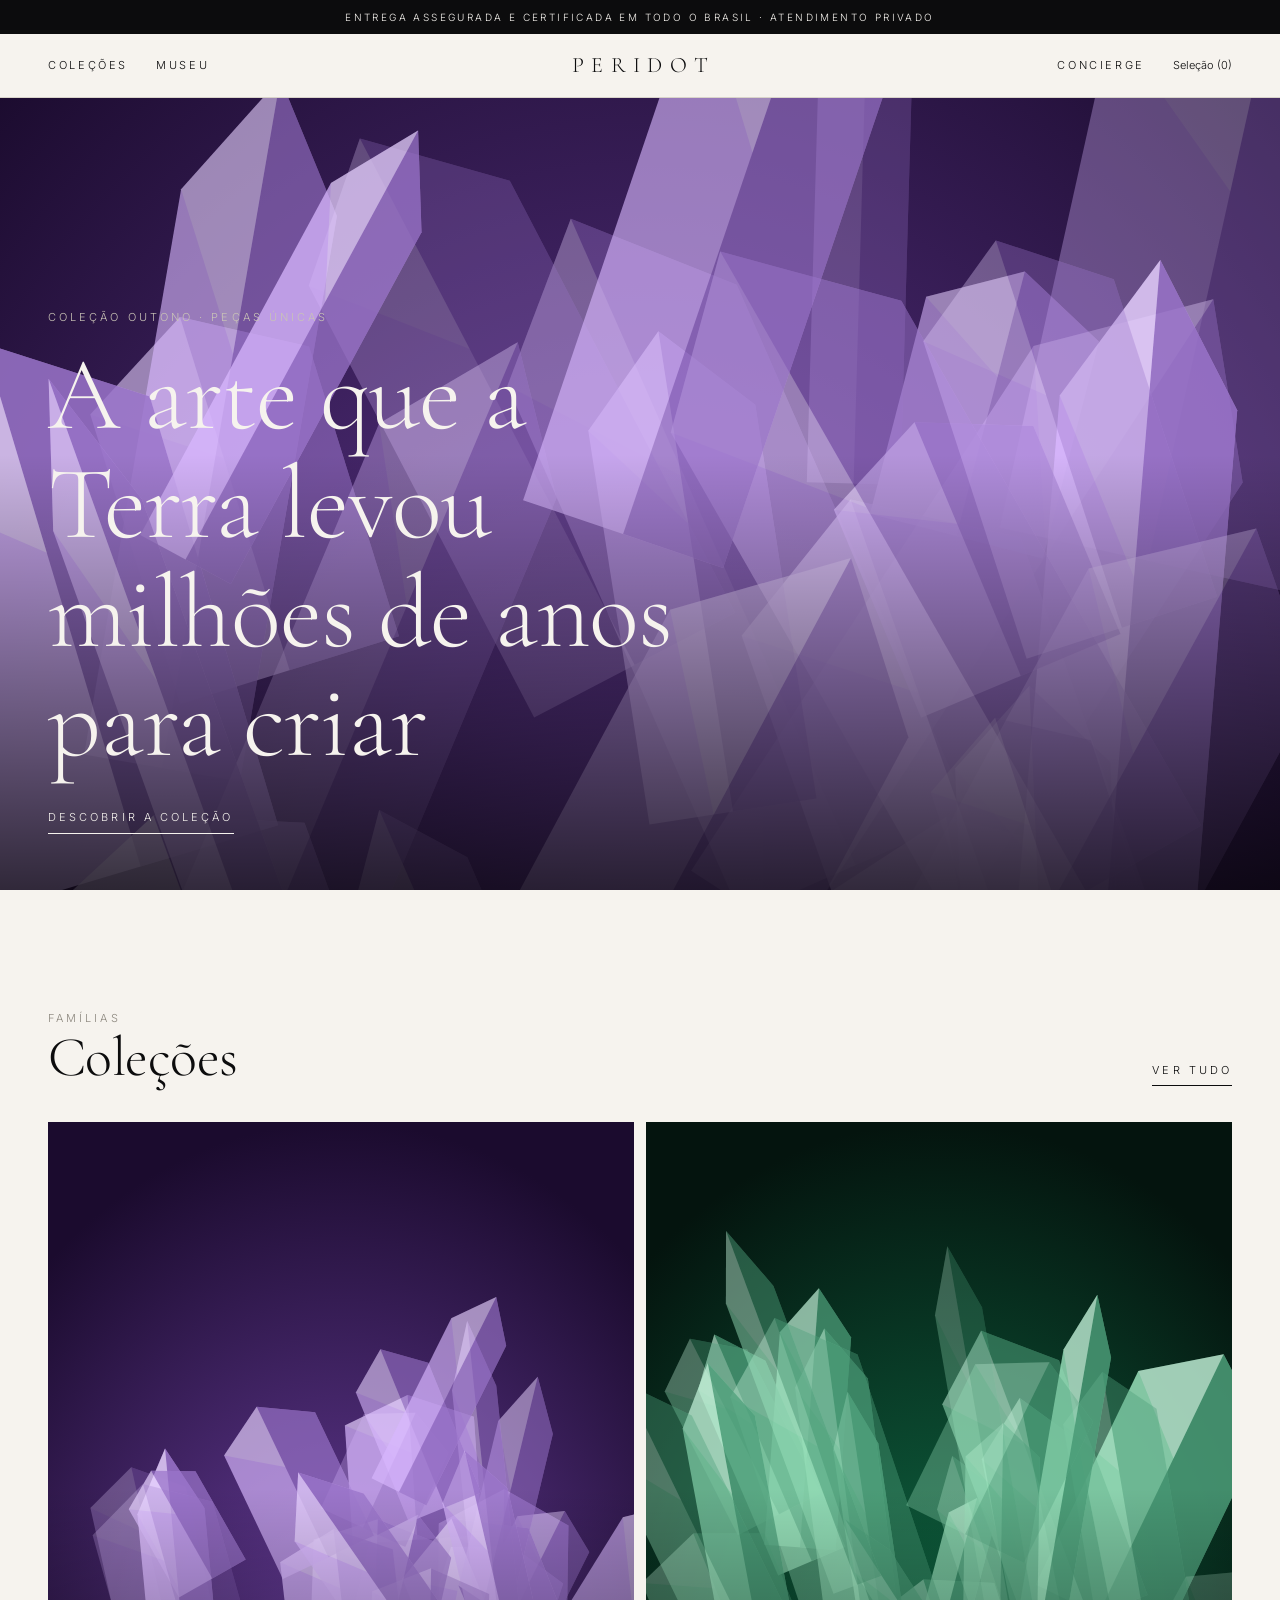
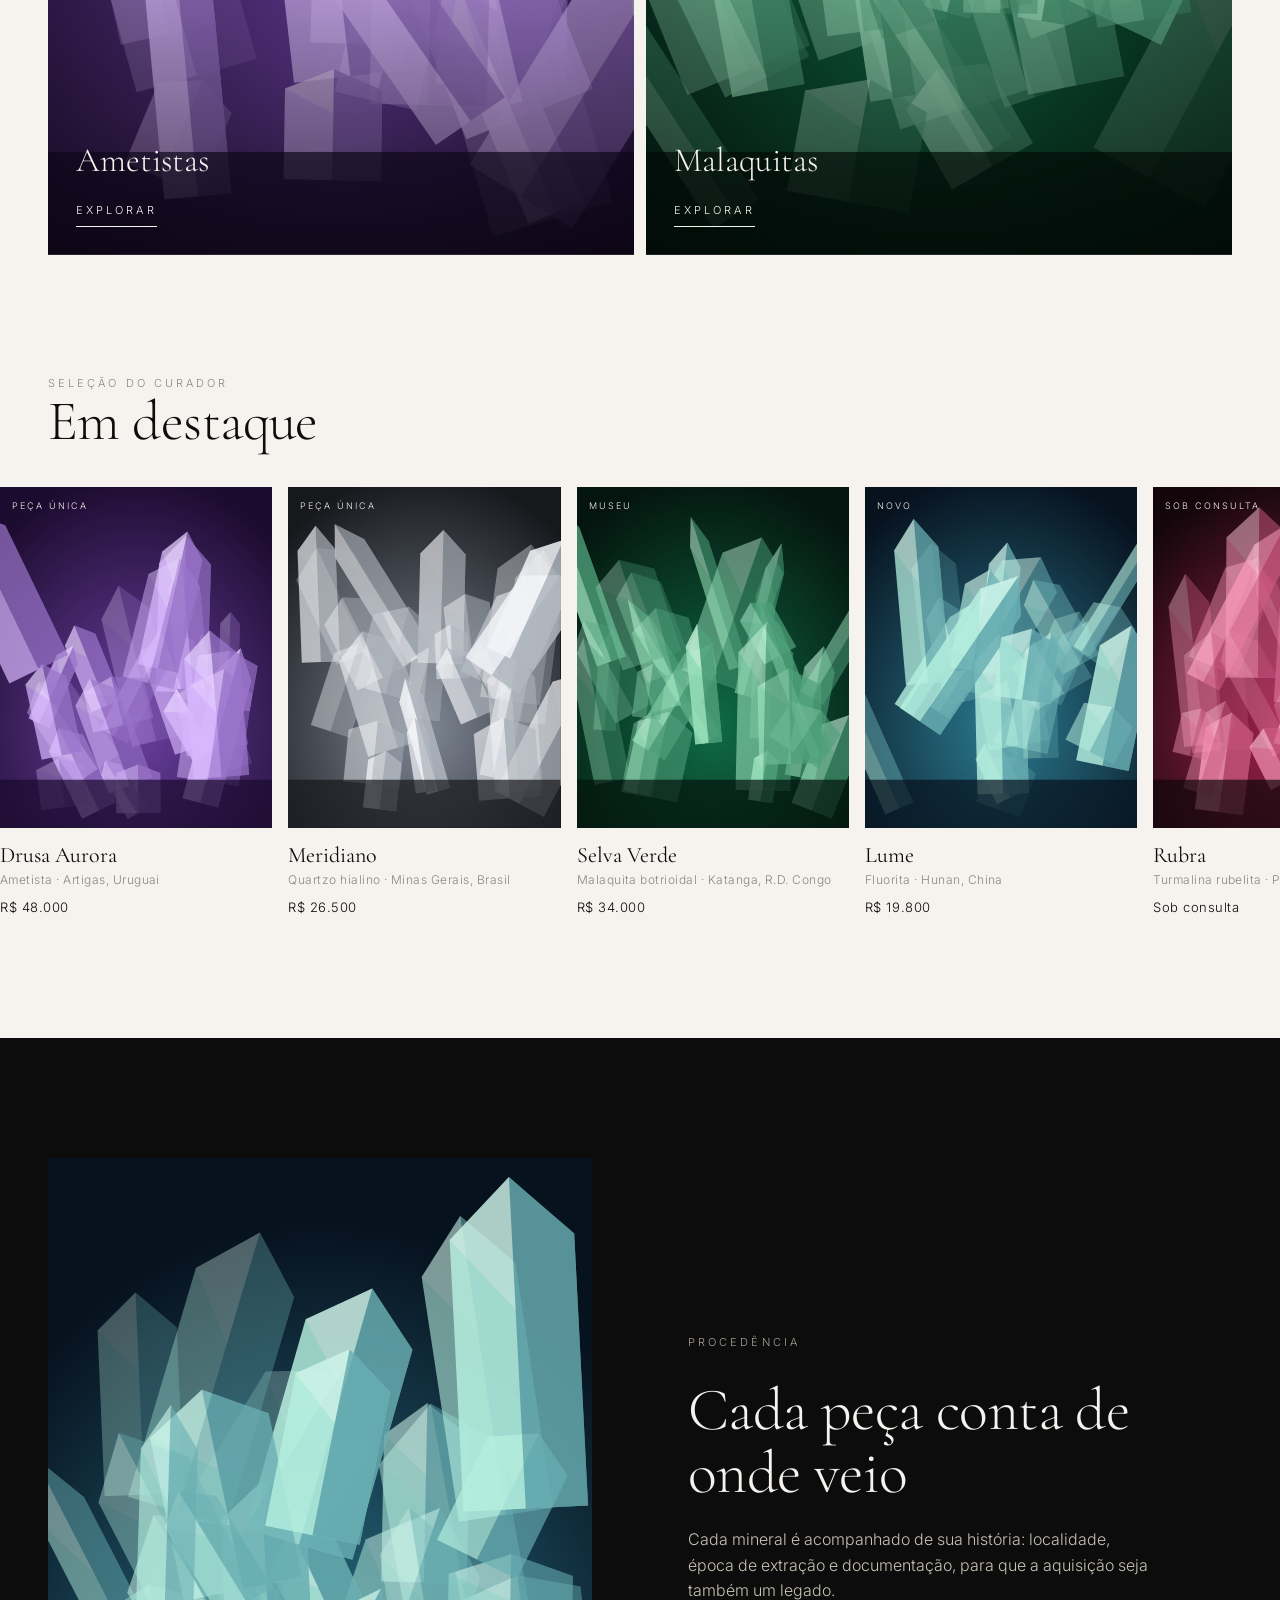
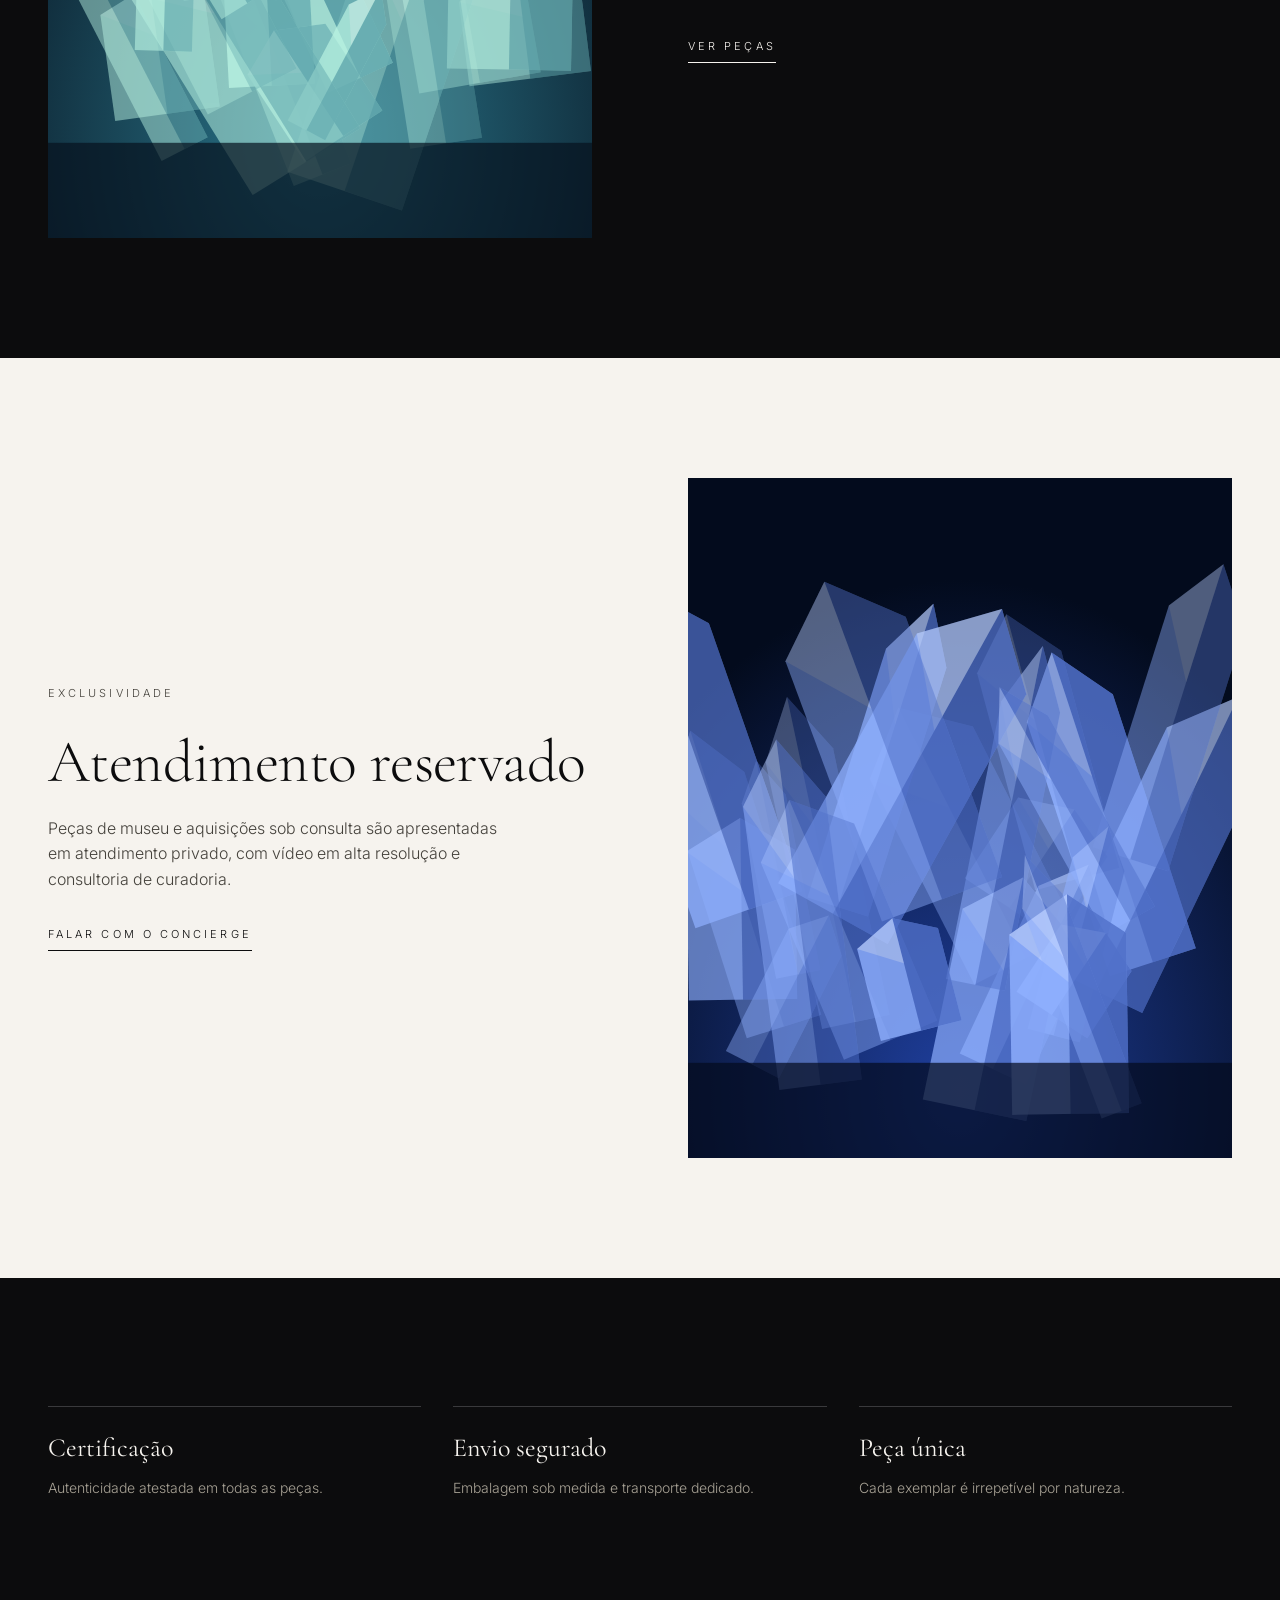
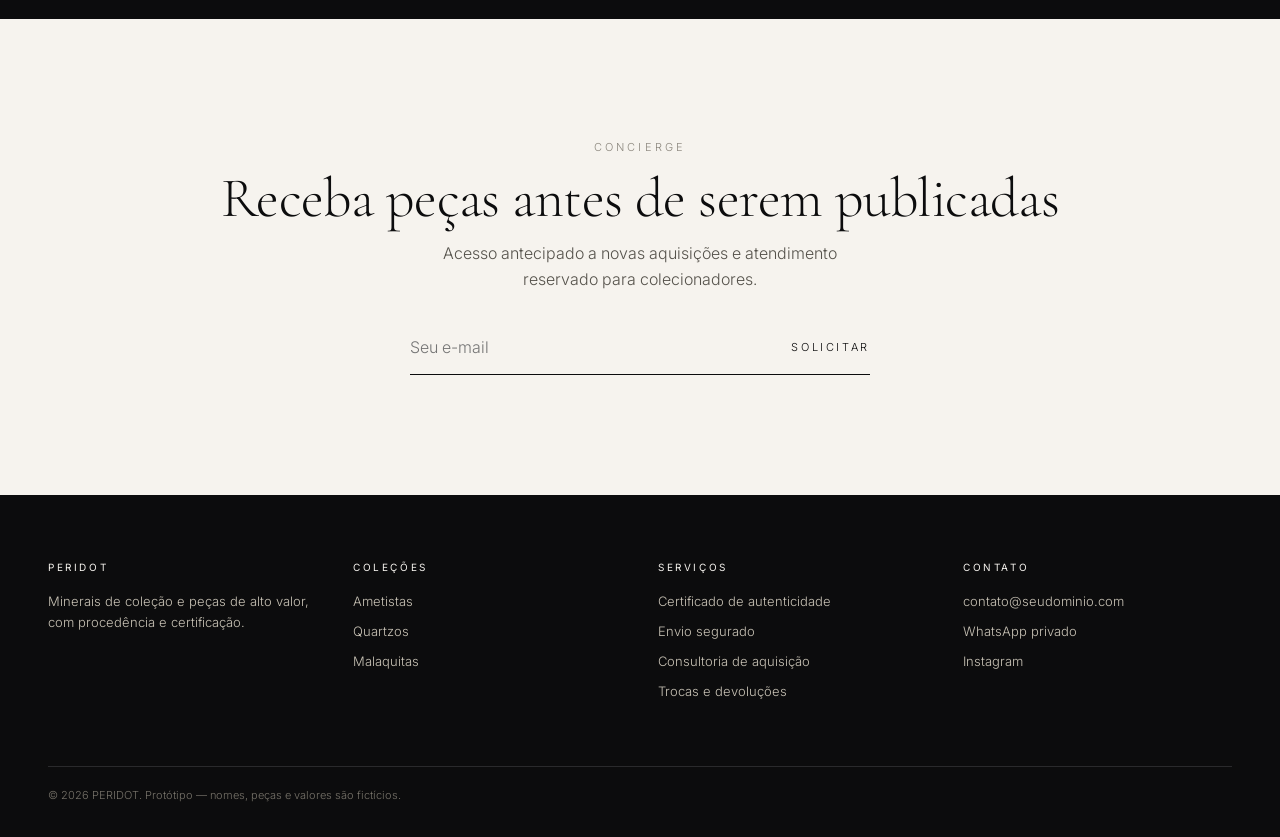
<file: loja-minerais/index.html>
<!doctype html><html lang="pt-BR"><head><meta charset="utf-8"><meta name="viewport" content="width=device-width,initial-scale=1"><link rel="preconnect" href="https://fonts.googleapis.com"><link href="https://fonts.googleapis.com/css2?family=Cormorant+Garamond:wght@300;400&family=Inter:wght@300;400&display=swap" rel="stylesheet"><link rel="stylesheet" href="styles.css"><title>Peridot — Minerais de coleção</title><meta name="description" content="Minerais de coleção e peças de alto valor, com procedência e certificação."></head>
<body data-page="home"><div id="shell-top"></div>
<main><div class="hero"><div class="art" id="hero-art"></div><div class="txt"><p class="eyebrow">Coleção Outono · Peças únicas</p><h1 class="display">A arte que a Terra levou milhões de anos para criar</h1><a class="cta" href="colecao.html">Descobrir a coleção</a></div></div>
<section><div class="sec-h"><div><p class="eyebrow">Famílias</p><h2 class="display">Coleções</h2></div><a class="cta" href="colecao.html">Ver tudo</a></div><div class="tiles" id="tiles"></div></section>
<section style="padding-top:0"><div class="sec-h"><div><p class="eyebrow">Seleção do curador</p><h2 class="display">Em destaque</h2></div></div><div class="rail" id="rail"></div></section>
<section class="dark"><div class="edit"><div class="ed-img" id="ed1"></div><div><p class="eyebrow">Procedência</p><h2 class="display">Cada peça conta de onde veio</h2><p>Cada mineral é acompanhado de sua história: localidade, época de extração e documentação, para que a aquisição seja também um legado.</p><a class="cta" href="colecao.html">Ver peças</a></div></div></section>
<section><div class="edit rev"><div class="ed-img" id="ed2"></div><div><p class="eyebrow">Exclusividade</p><h2 class="display">Atendimento reservado</h2><p>Peças de museu e aquisições sob consulta são apresentadas em atendimento privado, com vídeo em alta resolução e consultoria de curadoria.</p><a class="cta" href="#concierge">Falar com o concierge</a></div></div></section>
<section class="dark"><div class="pillars"><div><h4>Certificação</h4><p>Autenticidade atestada em todas as peças.</p></div><div><h4>Envio segurado</h4><p>Embalagem sob medida e transporte dedicado.</p></div><div><h4>Peça única</h4><p>Cada exemplar é irrepetível por natureza.</p></div></div></section></main>
<div id="shell-foot"></div><script src="app.js"></script></body></html>
</file>
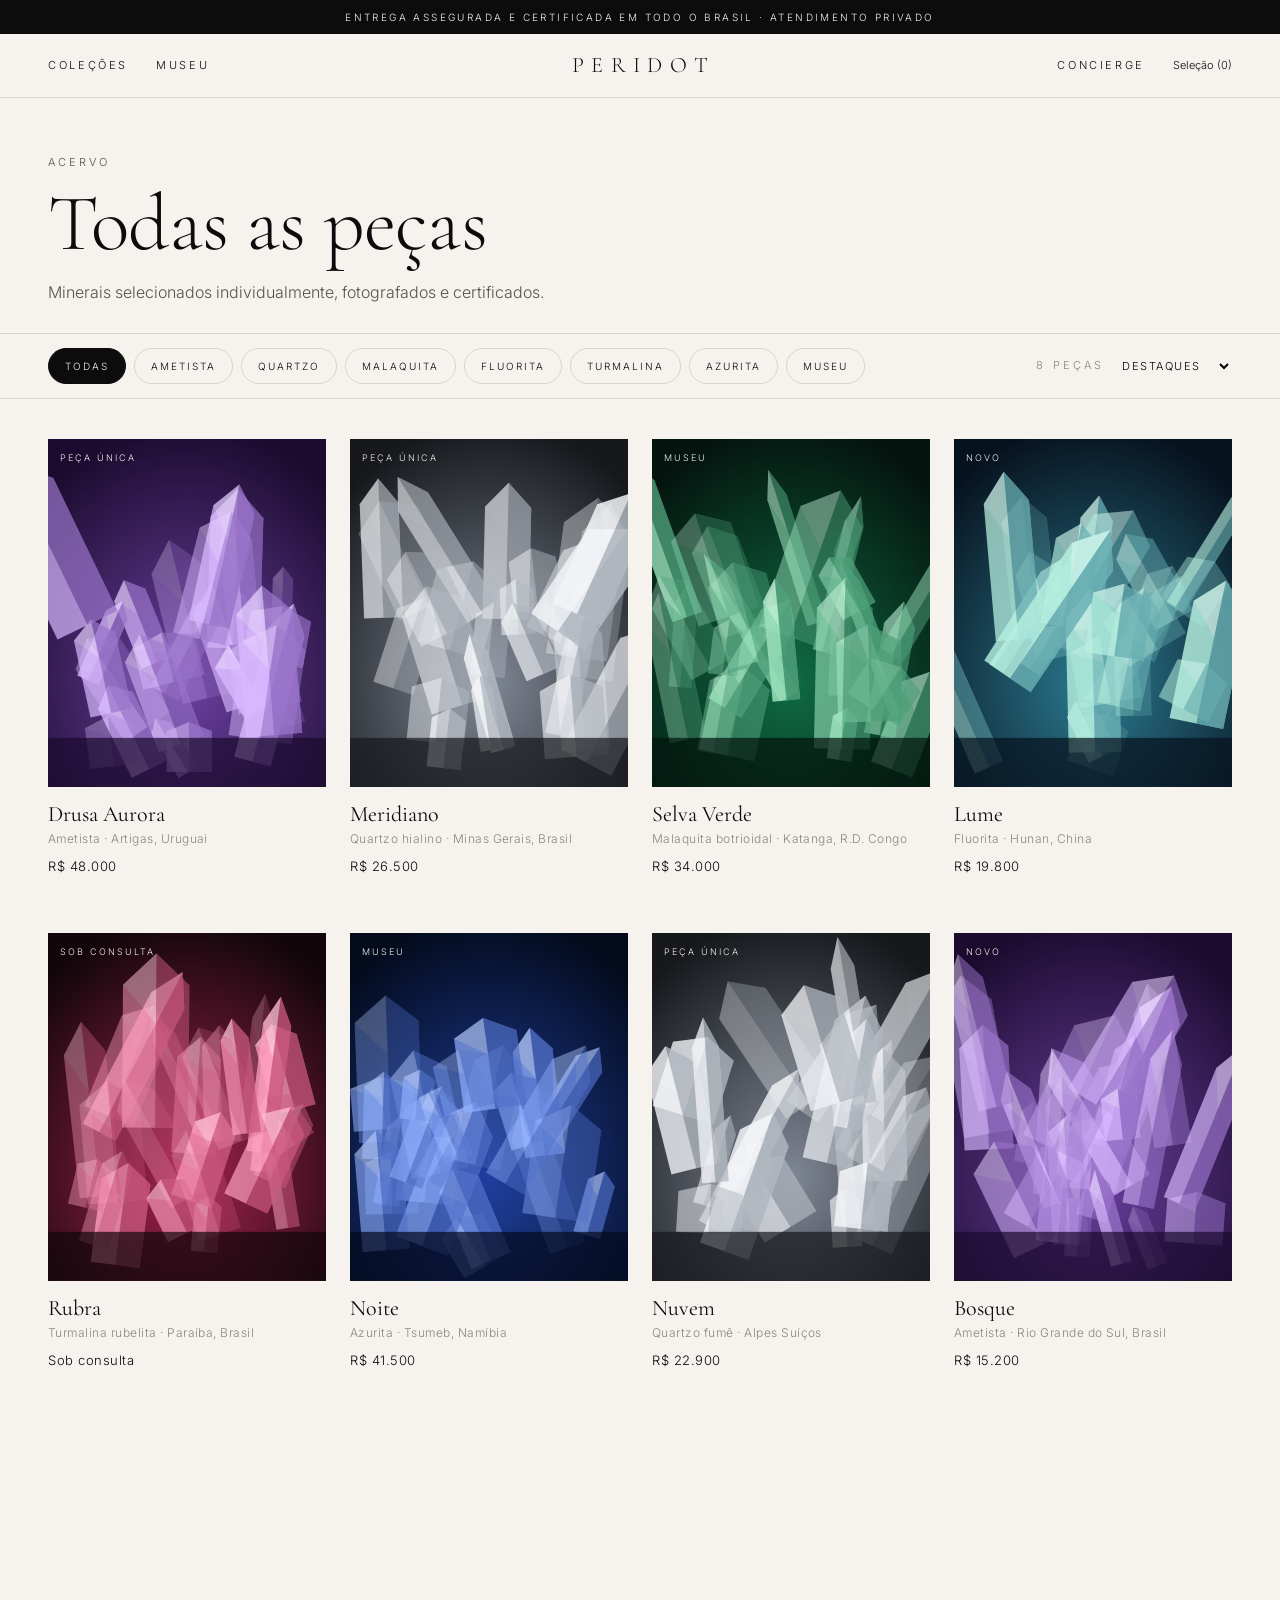
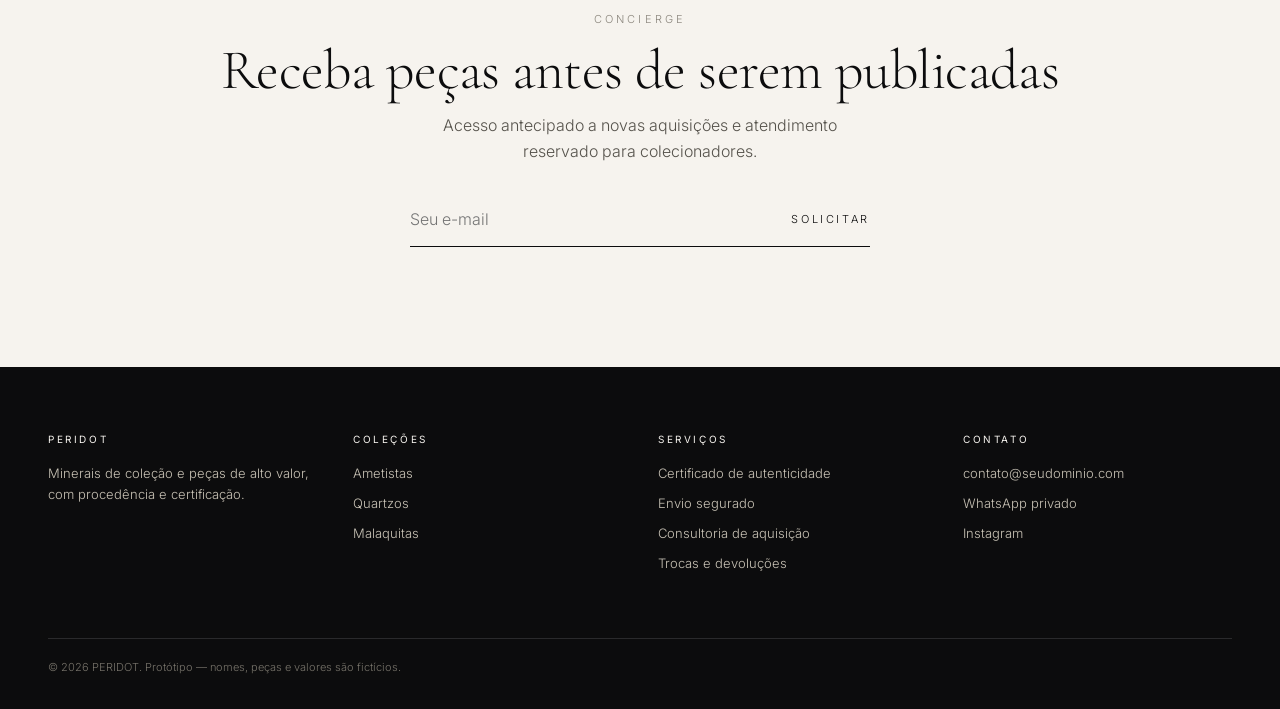
<file: loja-minerais/colecao.html>
<!doctype html><html lang="pt-BR"><head><meta charset="utf-8"><meta name="viewport" content="width=device-width,initial-scale=1"><link rel="preconnect" href="https://fonts.googleapis.com"><link href="https://fonts.googleapis.com/css2?family=Cormorant+Garamond:wght@300;400&family=Inter:wght@300;400&display=swap" rel="stylesheet"><link rel="stylesheet" href="styles.css"><title>Coleção — Peridot</title></head>
<body data-page="colecao"><div id="shell-top"></div>
<main><div class="page-h"><p class="eyebrow">Acervo</p><h1 class="display">Todas as peças</h1><p>Minerais selecionados individualmente, fotografados e certificados.</p></div>
<div class="toolbar"><div class="chips" id="chips"></div><div style="display:flex;gap:14px;align-items:center"><span class="eyebrow" id="count"></span><select id="sort" aria-label="Ordenar"><option value="">Destaques</option><option value="asc">Menor valor</option><option value="desc">Maior valor</option></select></div></div>
<section class="catalog"><div class="grid" id="grid"></div></section></main>
<div id="shell-foot"></div><script src="app.js"></script></body></html>
</file>
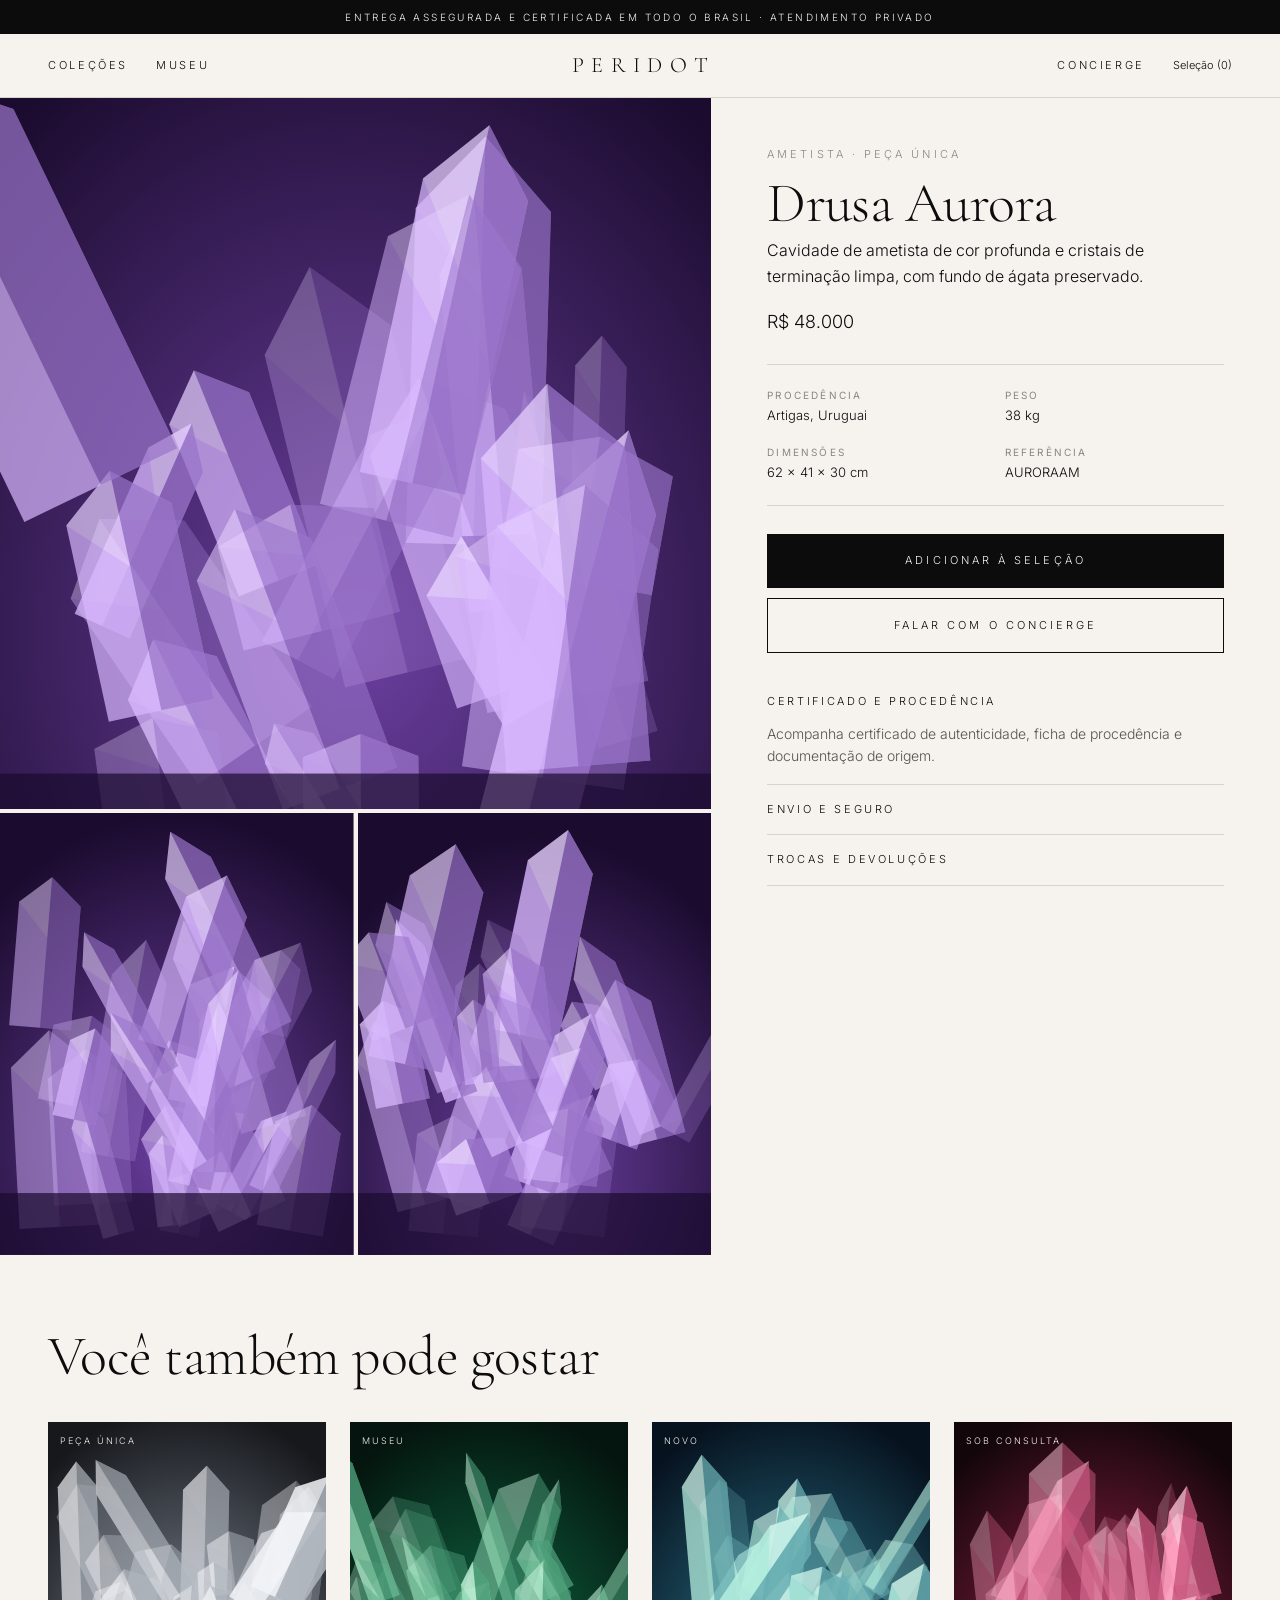
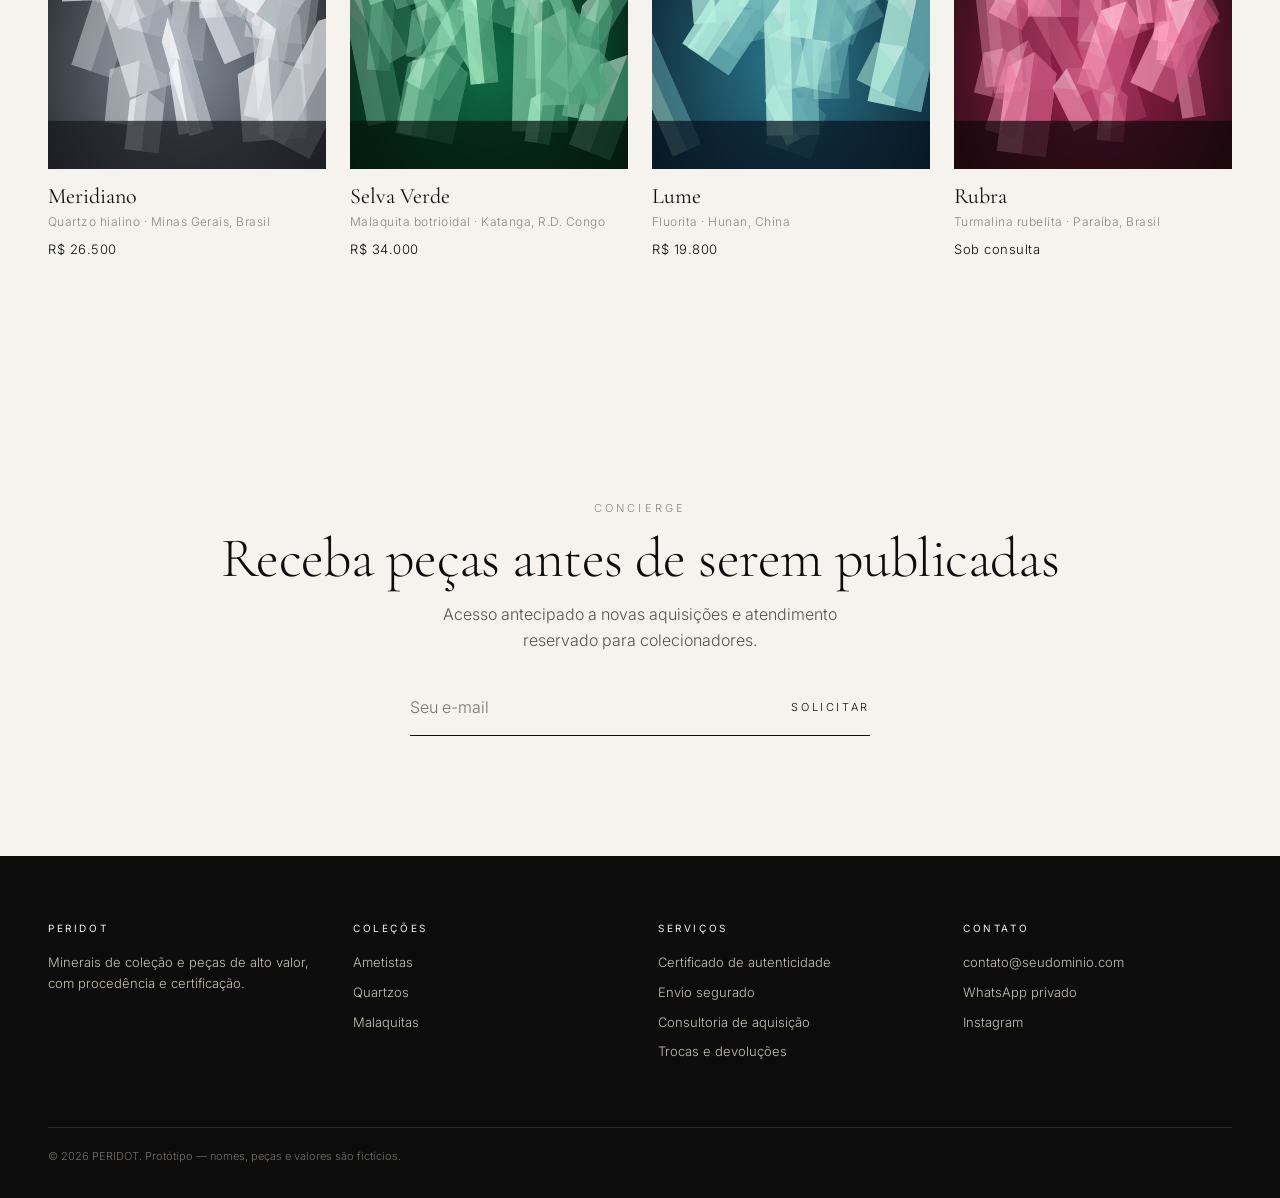
<file: loja-minerais/peca.html>
<!doctype html><html lang="pt-BR"><head><meta charset="utf-8"><meta name="viewport" content="width=device-width,initial-scale=1"><link rel="preconnect" href="https://fonts.googleapis.com"><link href="https://fonts.googleapis.com/css2?family=Cormorant+Garamond:wght@300;400&family=Inter:wght@300;400&display=swap" rel="stylesheet"><link rel="stylesheet" href="styles.css"><title>Peça — Peridot</title></head>
<body data-page="peca"><div id="shell-top"></div>
<main><div class="pdp"><div class="gal" id="gal"></div><div class="info" id="info"></div></div>
<section style="padding-top:0"><div class="sec-h"><h2 class="display">Você também pode gostar</h2></div><div class="grid" id="more"></div></section></main>
<div id="shell-foot"></div><script src="app.js"></script></body></html>
</file>
<file: loja-minerais/styles.css>
:root{--ink:#0c0c0d;--ivory:#f6f3ee;--stone:#8b867d;--line:#d9d4ca;--gold:#8a9a3b;--serif:'Cormorant Garamond',Georgia,serif;--sans:'Inter',system-ui,sans-serif;--gut:20px}
@media(min-width:900px){:root{--gut:48px}}
*{box-sizing:border-box;margin:0;padding:0}
html{scroll-behavior:smooth}
body{font-family:var(--sans);font-weight:300;color:var(--ink);background:var(--ivory);line-height:1.6;-webkit-font-smoothing:antialiased}
a{color:inherit;text-decoration:none}button{font:inherit;color:inherit;background:none;border:0;cursor:pointer}
img,svg{display:block;max-width:100%}
.eyebrow{font-size:11px;letter-spacing:.28em;text-transform:uppercase;color:var(--stone)}
.display{font-family:var(--serif);font-weight:300;line-height:1.05;letter-spacing:-.01em}
.cta{display:inline-block;font-size:11px;letter-spacing:.28em;text-transform:uppercase;border-bottom:1px solid currentColor;padding-bottom:6px;transition:opacity .3s}
.cta:hover{opacity:.55}
.btn{display:block;width:100%;text-align:center;font-size:11px;letter-spacing:.28em;text-transform:uppercase;padding:18px;background:var(--ink);color:var(--ivory);transition:background .3s}
.btn:hover{background:#2a2a2c}.btn.ghost{background:none;color:var(--ink);border:1px solid var(--ink)}.btn.ghost:hover{background:var(--ink);color:var(--ivory)}
/* header */
.bar{background:var(--ink);color:var(--ivory);text-align:center;font-size:10px;letter-spacing:.24em;text-transform:uppercase;padding:9px var(--gut)}
header{position:sticky;top:0;z-index:50;background:var(--ivory);border-bottom:1px solid var(--line);display:grid;grid-template-columns:1fr auto 1fr;align-items:center;height:64px;padding:0 var(--gut)}
.logo{white-space:nowrap;font-family:var(--serif);font-size:17px;letter-spacing:.26em;text-transform:uppercase;text-align:center;padding-left:.34em}
.nav-l,.nav-r{white-space:nowrap;display:flex;gap:28px;align-items:center;font-size:11px;letter-spacing:.24em;text-transform:uppercase}
.nav-r{justify-content:flex-end}.nav-l a{display:none}
@media(max-width:899px){.nav-r a{display:none}.nav-l,.nav-r{font-size:10px;letter-spacing:.18em}}
@media(min-width:900px){.logo{font-size:22px;letter-spacing:.34em}.nav-l a{display:inline}.menu-btn{display:none}}
.menu-btn{font-size:11px;letter-spacing:.24em;text-transform:uppercase}
.drawer{position:fixed;inset:0;z-index:100;background:var(--ivory);padding:28px var(--gut);transform:translateY(-100%);transition:transform .5s cubic-bezier(.7,0,.2,1);display:flex;flex-direction:column}
.drawer.open{transform:none}
.drawer .top{display:flex;justify-content:space-between;font-size:11px;letter-spacing:.24em;text-transform:uppercase}
.drawer nav{margin-top:12vh;display:flex;flex-direction:column;gap:18px}
.drawer nav a{font-family:var(--serif);font-size:40px;font-weight:300}
.drawer .foot{margin-top:auto;font-size:12px;color:var(--stone)}
/* hero */
.hero{position:relative;min-height:88vh;background:#0c0c0d;color:var(--ivory);overflow:hidden;display:flex;align-items:flex-end}
.hero .art{position:absolute;inset:0}.hero .art svg{width:100%;height:100%}
.hero .art:after{content:"";position:absolute;inset:0;background:linear-gradient(0deg,rgba(0,0,0,.75),transparent 55%)}
.hero .txt{position:relative;padding:var(--gut) var(--gut) 56px;max-width:760px}
.hero h1{font-size:clamp(44px,9vw,104px);margin:14px 0 26px}
.hero .eyebrow{color:#c9c3b6}
/* sections */
section{padding:72px var(--gut)}@media(min-width:900px){section{padding:120px var(--gut)}}
.sec-h{display:flex;justify-content:space-between;align-items:flex-end;margin-bottom:36px;gap:20px}
.sec-h h2{font-size:clamp(32px,5vw,56px)}
.tiles{display:grid;gap:12px}@media(min-width:760px){.tiles{grid-template-columns:1fr 1fr}}
.tile{position:relative;aspect-ratio:4/5;overflow:hidden;color:var(--ivory);display:flex;align-items:flex-end;padding:28px}
.tile svg{position:absolute;inset:0;width:100%;height:100%;transition:transform 1.2s}.tile:hover svg{transform:scale(1.05)}
.tile:after{content:"";position:absolute;inset:0;background:linear-gradient(0deg,rgba(0,0,0,.6),transparent 50%)}
.tile div{position:relative;z-index:1}.tile h3{font-family:var(--serif);font-weight:300;font-size:34px;margin-bottom:8px}
/* carousel */
.rail{display:flex;gap:16px;overflow-x:auto;scroll-snap-type:x mandatory;margin:0 calc(var(--gut)*-1);padding:0 var(--gut);scrollbar-width:none}
.rail::-webkit-scrollbar{display:none}.rail .card{flex:0 0 72%;scroll-snap-align:start}
@media(min-width:900px){.rail .card{flex-basis:23%}}
/* cards */
.grid{display:grid;grid-template-columns:1fr 1fr;gap:28px 12px}@media(min-width:900px){.grid{grid-template-columns:repeat(4,1fr);gap:56px 24px}}
.card .ph{aspect-ratio:4/5;overflow:hidden;background:#111;position:relative}
.card .ph svg{width:100%;height:100%;transition:transform 1s}.card:hover .ph svg{transform:scale(1.06)}
.card .tag{position:absolute;top:12px;left:12px;font-size:9px;letter-spacing:.22em;text-transform:uppercase;color:var(--ivory);z-index:1}
.card h3{font-family:var(--serif);font-weight:400;font-size:22px;margin-top:14px;line-height:1.2}
.card p{font-size:12px;color:var(--stone);letter-spacing:.04em;margin-top:2px}.card .pr{color:var(--ink);margin-top:8px;font-size:13px}
/* editorial */
.edit{display:grid;gap:32px;align-items:center}@media(min-width:900px){.edit{grid-template-columns:1fr 1fr;gap:96px}.edit.rev .ed-img{order:2}}
.ed-img{aspect-ratio:4/5;overflow:hidden}.ed-img svg{width:100%;height:100%}
.edit h2{font-size:clamp(34px,5vw,60px);margin:14px 0 22px}.edit p{max-width:460px;color:#44413b;margin-bottom:28px}
.dark{background:var(--ink);color:var(--ivory)}.dark .eyebrow{color:#a9a396}.dark p{color:#c9c3b6}
.pillars{display:grid;gap:32px;margin-top:8px}@media(min-width:760px){.pillars{grid-template-columns:repeat(3,1fr)}}
.pillars div{border-top:1px solid #3a3a3c;padding-top:20px}.pillars h4{font-family:var(--serif);font-weight:400;font-size:26px;margin-bottom:8px}.pillars p{font-size:14px;color:#a9a396}
/* newsletter / footer */
.news{text-align:center}.news form{display:flex;max-width:460px;margin:28px auto 0;border-bottom:1px solid var(--ink)}
.news input{flex:1;background:none;border:0;padding:14px 0;font:inherit;outline:0}.news button{font-size:11px;letter-spacing:.24em;text-transform:uppercase}
footer{background:var(--ink);color:#c9c3b6;padding:64px var(--gut) 32px;font-size:13px}
.cols{display:grid;grid-template-columns:1fr 1fr;gap:36px}@media(min-width:900px){.cols{grid-template-columns:repeat(4,1fr)}}
footer h5{font-size:10px;letter-spacing:.26em;text-transform:uppercase;color:var(--ivory);margin-bottom:16px;font-weight:400}footer li{list-style:none;margin-bottom:9px}
footer .copy{margin-top:56px;padding-top:20px;border-top:1px solid #2a2a2c;font-size:11px;color:#77736a}
/* catalog */
.page-h{padding:56px var(--gut) 28px}.page-h h1{font-size:clamp(40px,7vw,80px);margin:10px 0 14px}.page-h p{max-width:520px;color:#55524b}
.toolbar{position:sticky;top:64px;z-index:20;background:var(--ivory);border-block:1px solid var(--line);padding:14px var(--gut);display:flex;justify-content:space-between;gap:16px;align-items:center}
.chips{display:flex;gap:8px;overflow-x:auto;scrollbar-width:none}.chips::-webkit-scrollbar{display:none}
.chip{flex:none;font-size:10px;letter-spacing:.2em;text-transform:uppercase;padding:9px 16px;border:1px solid var(--line);border-radius:99px}.chip.on{background:var(--ink);color:var(--ivory);border-color:var(--ink)}
select{font:inherit;font-size:11px;letter-spacing:.14em;text-transform:uppercase;background:none;border:0;outline:0}
.catalog{padding-top:40px}
/* product */
.pdp{display:grid;gap:32px;padding:0 0 72px}@media(min-width:900px){.pdp{grid-template-columns:1.25fr 1fr;gap:0}}
.gal{display:grid;gap:4px}.gal .ph{aspect-ratio:4/5;overflow:hidden}.gal svg{width:100%;height:100%}
@media(min-width:900px){.gal{grid-template-columns:1fr 1fr}.gal .ph:first-child{grid-column:1/3;aspect-ratio:1}}
.info{padding:0 var(--gut)}@media(min-width:900px){.info{position:sticky;top:64px;align-self:start;padding:48px 56px}}
.info h1{font-size:clamp(38px,5vw,56px);margin:10px 0 6px}.price{font-size:18px;margin:18px 0 28px}
.specs{display:grid;grid-template-columns:1fr 1fr;gap:18px;padding:22px 0;border-block:1px solid var(--line);margin-bottom:28px;font-size:13px}.specs b{display:block;font-size:10px;letter-spacing:.22em;text-transform:uppercase;color:var(--stone);font-weight:400;margin-bottom:2px}
details{border-bottom:1px solid var(--line);padding:16px 0;font-size:14px}summary{cursor:pointer;font-size:11px;letter-spacing:.24em;text-transform:uppercase;list-style:none}details p{margin-top:12px;color:#55524b}
.stack{display:grid;gap:10px;margin-bottom:24px}
/* cart */
.cart{position:fixed;top:0;right:0;bottom:0;width:min(420px,100%);z-index:120;background:var(--ivory);padding:28px;transform:translateX(100%);transition:transform .5s cubic-bezier(.7,0,.2,1);display:flex;flex-direction:column;visibility:hidden;transition:transform .5s cubic-bezier(.7,0,.2,1),visibility 0s .5s}
.cart.open{transform:none;visibility:visible;transition:transform .5s cubic-bezier(.7,0,.2,1);box-shadow:-20px 0 60px rgba(0,0,0,.15)}.cart .top{display:flex;justify-content:space-between;font-size:11px;letter-spacing:.24em;text-transform:uppercase;margin-bottom:24px}
.cart .items{flex:1;overflow:auto}.line{display:grid;grid-template-columns:72px 1fr auto;gap:14px;padding:14px 0;border-bottom:1px solid var(--line);font-size:13px;align-items:center}
.line .ph{aspect-ratio:1;overflow:hidden}.line .ph svg{width:100%;height:100%}.line h4{font-family:var(--serif);font-size:19px;font-weight:400}.line button{font-size:11px;color:var(--stone);text-decoration:underline}
.scrim{position:fixed;inset:0;background:rgba(0,0,0,.4);z-index:110;opacity:0;pointer-events:none;transition:opacity .4s}.scrim.on{opacity:1;pointer-events:auto}
.reveal{opacity:0;transform:translateY(24px);transition:opacity 1s,transform 1s}.reveal.in{opacity:1;transform:none}
@media(prefers-reduced-motion:reduce){*{transition:none!important}.reveal{opacity:1;transform:none}}
</file>
